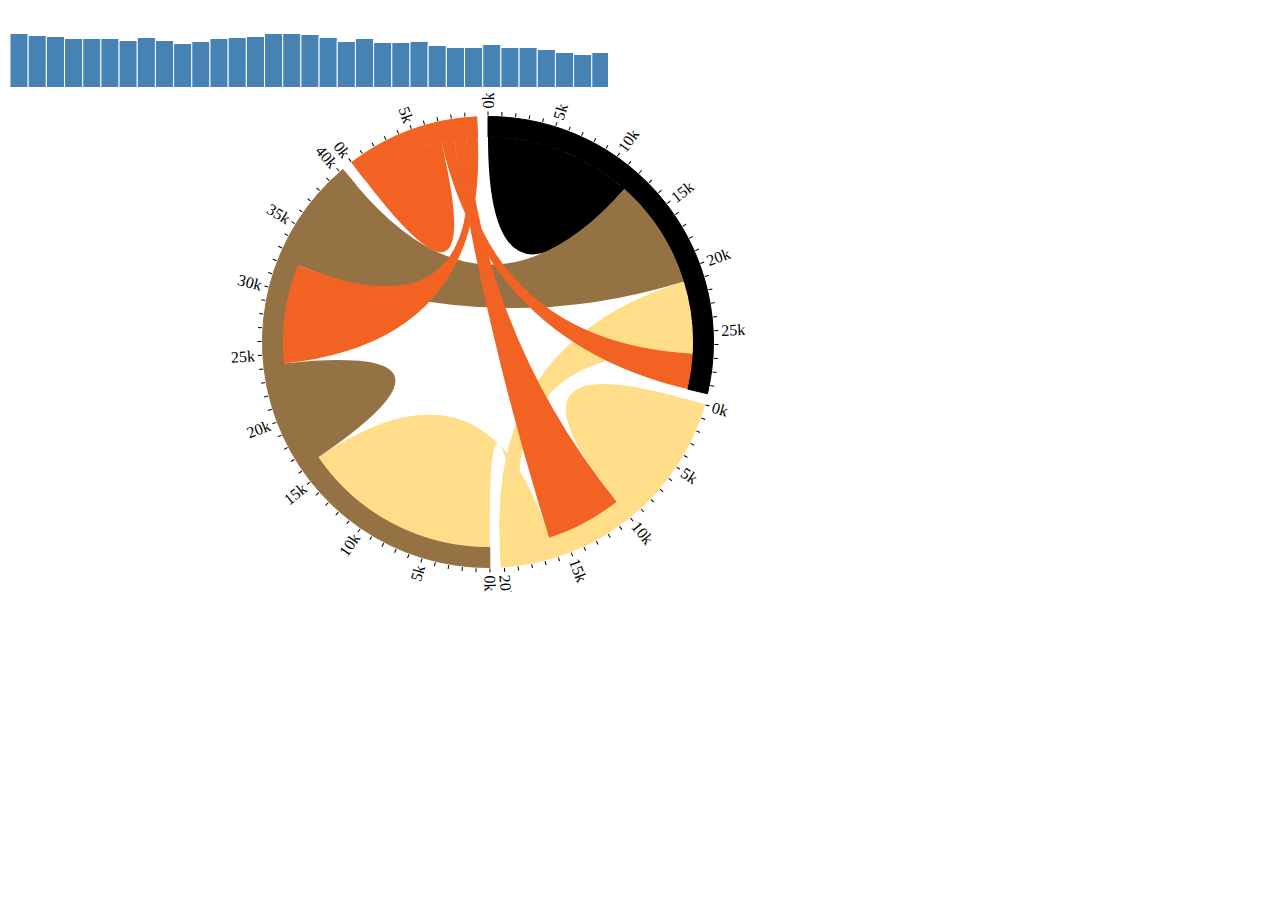
<file: d3-reuse/index_.html>
<!DOCTYPE html>
<html>
	<head>
		<meta charset="utf-8">
		<title>D3.chart examples</title>
		<script src="scripts/lib/d3.v3.js"></script>
		<script src="scripts/datasrc.js"></script>
		<script src="scripts/bar-chart.js"></script>
		<link rel="stylesheet" href="styles/index.css"></link>
	</head>
	<body>
		<script src="scripts/app.js"></script>
		<script src="scripts/chord-diagram.js"></script>
	</body>
</html>
</file>
<file: d3-reuse/styles/index.css>
.chart rect {
  fill: steelblue;
  stroke: white;
}
.wacky {
  border: dashed 3px #a00;
}
</file>
